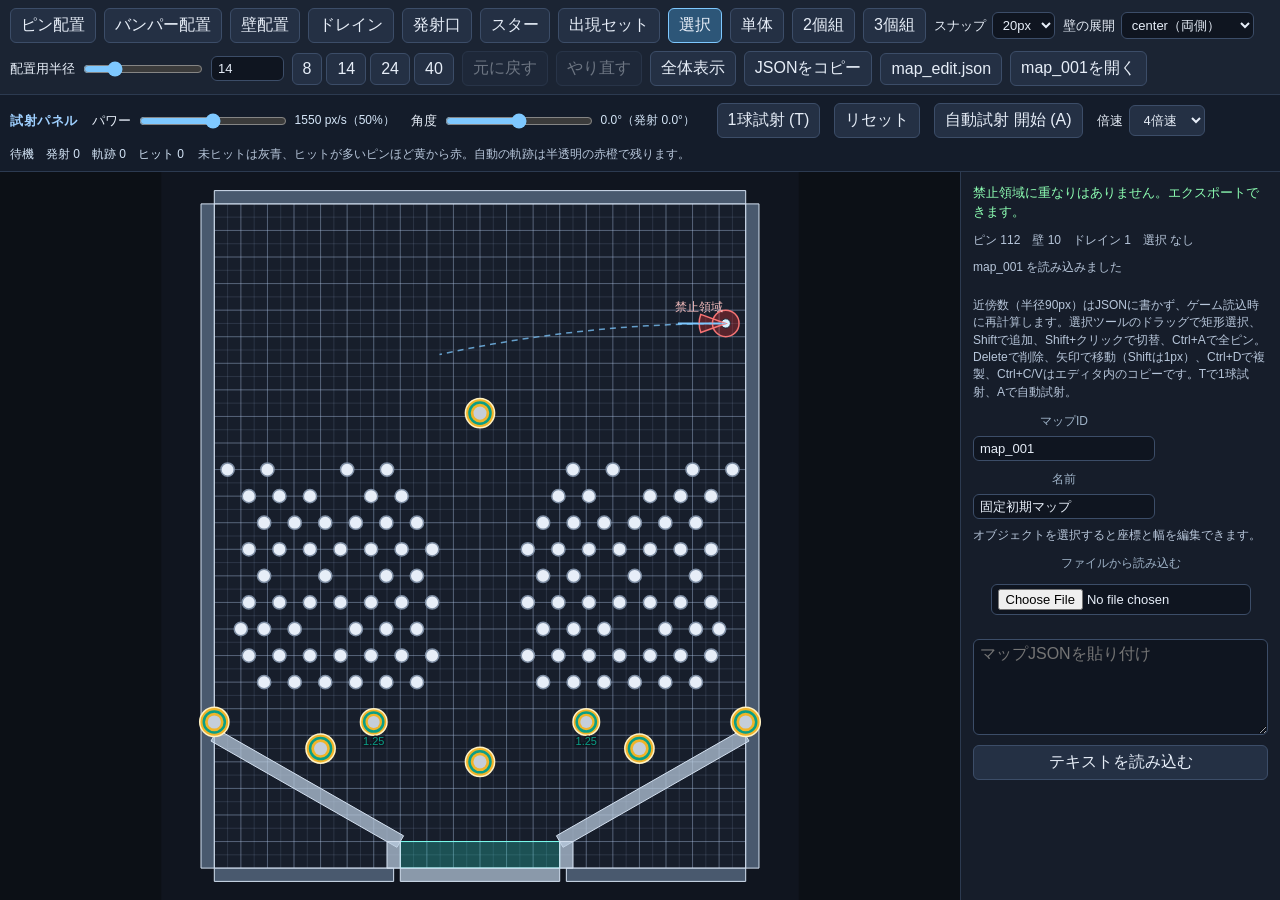
<file: editor.html>
<!DOCTYPE html>
<html lang="ja">
  <head>
    <meta charset="UTF-8" />
    <meta name="viewport" content="width=device-width, initial-scale=1.0" />
    <title>マップエディタ</title>
    <script type="module" crossorigin src="./assets/editor-BpuOCBve.js"></script>
    <link rel="modulepreload" crossorigin href="./assets/CollisionEvents-DUFHa56G.js">
    <link rel="stylesheet" crossorigin href="./assets/editor-CyO3U3-z.css">
  </head>
  <body>
    <div id="editor-root"></div>
  </body>
</html>
</file>
<file: assets/editor-CyO3U3-z.css>
html,body,#editor-root{margin:0;height:100%;background:#10141c;color:#e7eef8;font-family:Yu Gothic UI,Meiryo,Segoe UI,sans-serif}#editor-app{display:grid;grid-template-rows:auto auto 1fr;height:100%;min-height:0}#editor-toolbar{display:flex;flex-wrap:wrap;gap:8px;align-items:center;padding:8px 10px;background:#1b2433;border-bottom:1px solid #2c3a50}#editor-toolbar button,#editor-panel button{background:#243044;color:#e7eef8;border:1px solid #3c4d68;border-radius:6px;padding:6px 10px;font:inherit;cursor:pointer}#editor-toolbar button[aria-pressed=true]{background:#2d5678;border-color:#7ec8ff}#editor-shot{display:flex;flex-wrap:wrap;gap:8px 14px;align-items:center;padding:8px 10px;background:#141c2a;border-bottom:1px solid #2c3a50}#editor-shot h2{margin:0;font-size:13px;font-weight:700;letter-spacing:.04em;color:#9fd0ff}#editor-shot button,#editor-shot select{background:#243044;color:#e7eef8;border:1px solid #3c4d68;border-radius:6px;padding:6px 10px;font:inherit;cursor:pointer}#editor-shot button[aria-pressed=true]{background:#8a3b22;border-color:#ffb088}#editor-shot label{display:inline-flex;gap:6px;align-items:center;font-size:13px}#editor-shot input[type=range]{width:148px;accent-color:#7ec8ff}#editor-shot .shot-readout{min-width:8.5em;color:#d5e6f8;font-size:12px;font-variant-numeric:tabular-nums}#editor-toolbar button:disabled,#editor-panel button:disabled{opacity:.4;cursor:default}#editor-toolbar label,#editor-panel label{display:inline-flex;gap:6px;align-items:center;font-size:13px}#editor-toolbar input[type=number],#editor-panel input[type=number],#editor-panel input[type=range]{font:inherit}#editor-toolbar input[type=number]{width:4.5em;background:#0f1520;color:#e7eef8;border:1px solid #3c4d68;border-radius:6px;padding:4px 6px}#editor-toolbar input[type=range],#editor-panel input[type=range]{width:120px;accent-color:#7ec8ff}.editor-presets,.editor-actions{display:flex;flex-wrap:wrap;gap:4px}#editor-toolbar select,#editor-panel input,#editor-panel select,#editor-panel textarea{background:#0f1520;color:#e7eef8;border:1px solid #3c4d68;border-radius:6px;padding:4px 6px;font:inherit}#editor-body{display:grid;grid-template-columns:minmax(0,1fr) 320px;min-height:0}#editor-stage{min-width:0;min-height:0;position:relative;background:#0c1016}#editor-canvas{display:block;width:100%;height:100%;touch-action:none}#editor-overlay{position:absolute;top:0;right:0;bottom:0;left:0;width:100%;height:100%;pointer-events:none}#editor-panel{overflow:auto;padding:12px;background:#161d2a;border-left:1px solid #2c3a50;display:flex;flex-direction:column;gap:10px}#editor-warning{margin:0;white-space:pre-wrap;font-size:13px;line-height:1.45}#editor-warning.is-ok{color:#8dffb3}#editor-warning.is-bad{color:#ff8d8d}#editor-status,#editor-coords,.editor-note{margin:0;color:#b7c6da;font-size:12px;line-height:1.45}.field{display:flex;flex-direction:column;align-items:stretch;gap:2px;margin:0 0 8px}.field span{color:#9fb3c8;font-size:12px}.prop-block+.prop-block{margin-top:8px}#editor-file{display:block;margin:6px 0}#editor-paste{width:100%;box-sizing:border-box;min-height:96px;resize:vertical}
</file>
